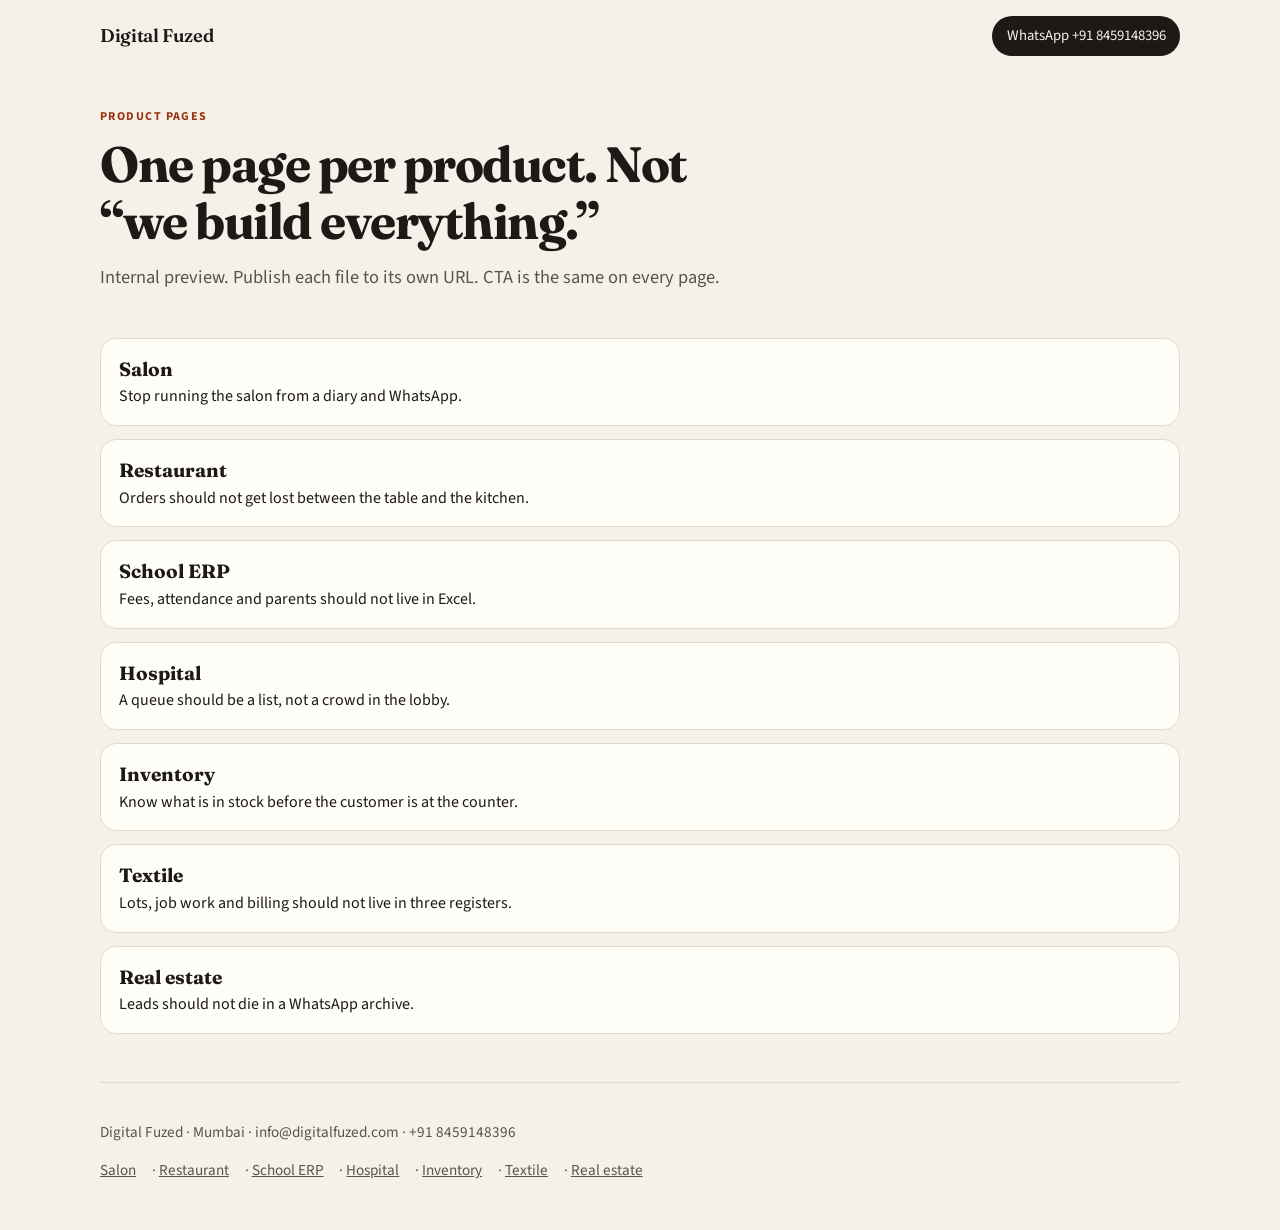
<file: website/index.html>
<!DOCTYPE html>
<html lang="en">
<head>
  <meta charset="utf-8">
  <meta name="viewport" content="width=device-width, initial-scale=1">
  <title>Product pages — Digital Fuzed</title>
  <meta name="description" content="Digital Fuzed product page drafts">
  <link rel="preconnect" href="https://fonts.googleapis.com">
  <link rel="preconnect" href="https://fonts.gstatic.com" crossorigin>
  <link href="https://fonts.googleapis.com/css2?family=Fraunces:opsz,wght@9..144,500;9..144,650&family=Source+Sans+3:wght@400;600;700&display=swap" rel="stylesheet">
  <link rel="stylesheet" href="styles.css">
</head>
<body>
  <div class="wrap">
    <nav class="nav">
      <a class="brand" href="index.html">Digital Fuzed</a>
      <a class="nav-cta" href="https://wa.me/918459148396">WhatsApp +91 8459148396</a>
    </nav>

    <header class="hero">
      <p class="kicker">Product pages</p>
      <h1>One page per product. Not “we build everything.”</h1>
      <p class="lede">Internal preview. Publish each file to its own URL. CTA is the same on every page.</p>
    </header>
    <div class="index-list"><a href="salon.html"><strong>Salon</strong><span>Stop running the salon from a diary and WhatsApp.</span></a><a href="restaurant.html"><strong>Restaurant</strong><span>Orders should not get lost between the table and the kitchen.</span></a><a href="school-erp.html"><strong>School ERP</strong><span>Fees, attendance and parents should not live in Excel.</span></a><a href="hospital.html"><strong>Hospital</strong><span>A queue should be a list, not a crowd in the lobby.</span></a><a href="inventory.html"><strong>Inventory</strong><span>Know what is in stock before the customer is at the counter.</span></a><a href="textile.html"><strong>Textile</strong><span>Lots, job work and billing should not live in three registers.</span></a><a href="real-estate.html"><strong>Real estate</strong><span>Leads should not die in a WhatsApp archive.</span></a></div>

    <footer>
      <p>Digital Fuzed · Mumbai · info@digitalfuzed.com · +91 8459148396</p>
      <p class="products"><a href="salon.html">Salon</a> · <a href="restaurant.html">Restaurant</a> · <a href="school-erp.html">School ERP</a> · <a href="hospital.html">Hospital</a> · <a href="inventory.html">Inventory</a> · <a href="textile.html">Textile</a> · <a href="real-estate.html">Real estate</a></p>
    </footer>
  </div>
</body>
</html>
</file>
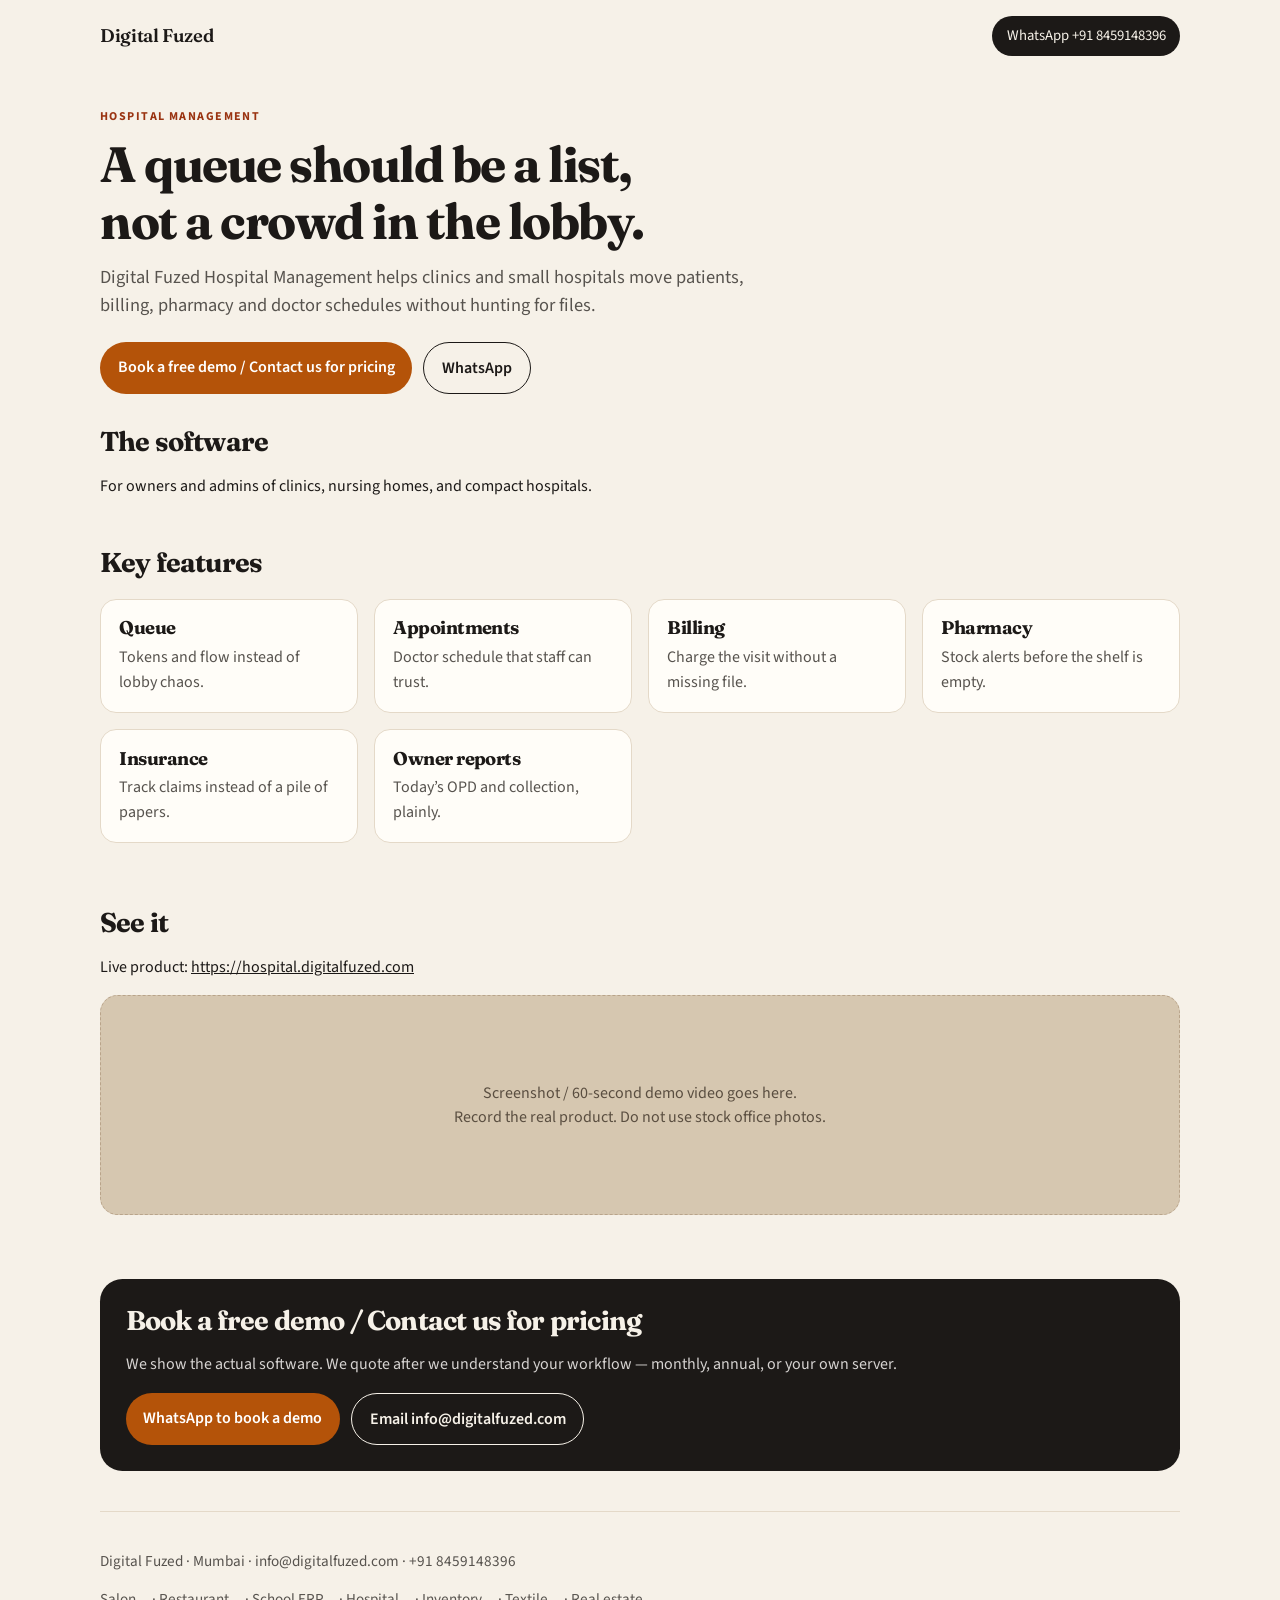
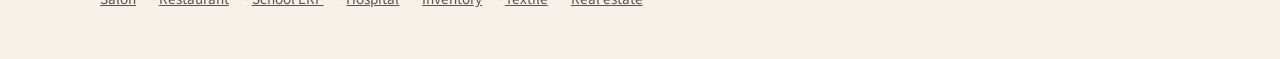
<file: website/hospital.html>
<!DOCTYPE html>
<html lang="en">
<head>
  <meta charset="utf-8">
  <meta name="viewport" content="width=device-width, initial-scale=1">
  <title>Hospital software — Digital Fuzed</title>
  <meta name="description" content="Digital Fuzed Hospital Management helps clinics and small hospitals move patients, billing, pharmacy and doctor schedules without hunting for files.">
  <link rel="preconnect" href="https://fonts.googleapis.com">
  <link rel="preconnect" href="https://fonts.gstatic.com" crossorigin>
  <link href="https://fonts.googleapis.com/css2?family=Fraunces:opsz,wght@9..144,500;9..144,650&family=Source+Sans+3:wght@400;600;700&display=swap" rel="stylesheet">
  <link rel="stylesheet" href="styles.css">
</head>
<body>
  <div class="wrap">
    <nav class="nav">
      <a class="brand" href="index.html">Digital Fuzed</a>
      <a class="nav-cta" href="https://wa.me/918459148396">WhatsApp +91 8459148396</a>
    </nav>

    <header class="hero">
      <p class="kicker">Hospital management</p>
      <h1>A queue should be a list, not a crowd in the lobby.</h1>
      <p class="lede">Digital Fuzed Hospital Management helps clinics and small hospitals move patients, billing, pharmacy and doctor schedules without hunting for files.</p>
      <div class="actions">
        <a class="btn btn-primary" href="#demo">Book a free demo / Contact us for pricing</a>
        <a class="btn btn-ghost" href="https://wa.me/918459148396">WhatsApp</a>
      </div>
    </header>
    <section>
      <h2>The software</h2>
      <p>For owners and admins of clinics, nursing homes, and compact hospitals.</p>
    </section>
    <section><h2>Key features</h2><div class="grid"><article class="card"><h3>Queue</h3><p>Tokens and flow instead of lobby chaos.</p></article>
<article class="card"><h3>Appointments</h3><p>Doctor schedule that staff can trust.</p></article>
<article class="card"><h3>Billing</h3><p>Charge the visit without a missing file.</p></article>
<article class="card"><h3>Pharmacy</h3><p>Stock alerts before the shelf is empty.</p></article>
<article class="card"><h3>Insurance</h3><p>Track claims instead of a pile of papers.</p></article>
<article class="card"><h3>Owner reports</h3><p>Today’s OPD and collection, plainly.</p></article></div></section>
    <section>
      <h2>See it</h2>
      <p>Live product: <a href="https://hospital.digitalfuzed.com">https://hospital.digitalfuzed.com</a></p>
      <div class="shot">Screenshot / 60-second demo video goes here.<br>Record the real product. Do not use stock office photos.</div>
    </section>
    
    <section class="cta-band" id="demo">
      <h2>Book a free demo / Contact us for pricing</h2>
      <p>We show the actual software. We quote after we understand your workflow — monthly, annual, or your own server.</p>
      <div class="actions">
        <a class="btn btn-primary" href="https://wa.me/918459148396?text=I%20want%20a%20demo%20of%20Hospital">WhatsApp to book a demo</a>
        <a class="btn btn-ghost" href="mailto:info@digitalfuzed.com?subject=Demo%20Hospital">Email info@digitalfuzed.com</a>
      </div>
    </section>


    <footer>
      <p>Digital Fuzed · Mumbai · info@digitalfuzed.com · +91 8459148396</p>
      <p class="products"><a href="salon.html">Salon</a> · <a href="restaurant.html">Restaurant</a> · <a href="school-erp.html">School ERP</a> · <a href="hospital.html">Hospital</a> · <a href="inventory.html">Inventory</a> · <a href="textile.html">Textile</a> · <a href="real-estate.html">Real estate</a></p>
    </footer>
  </div>
</body>
</html>
</file>
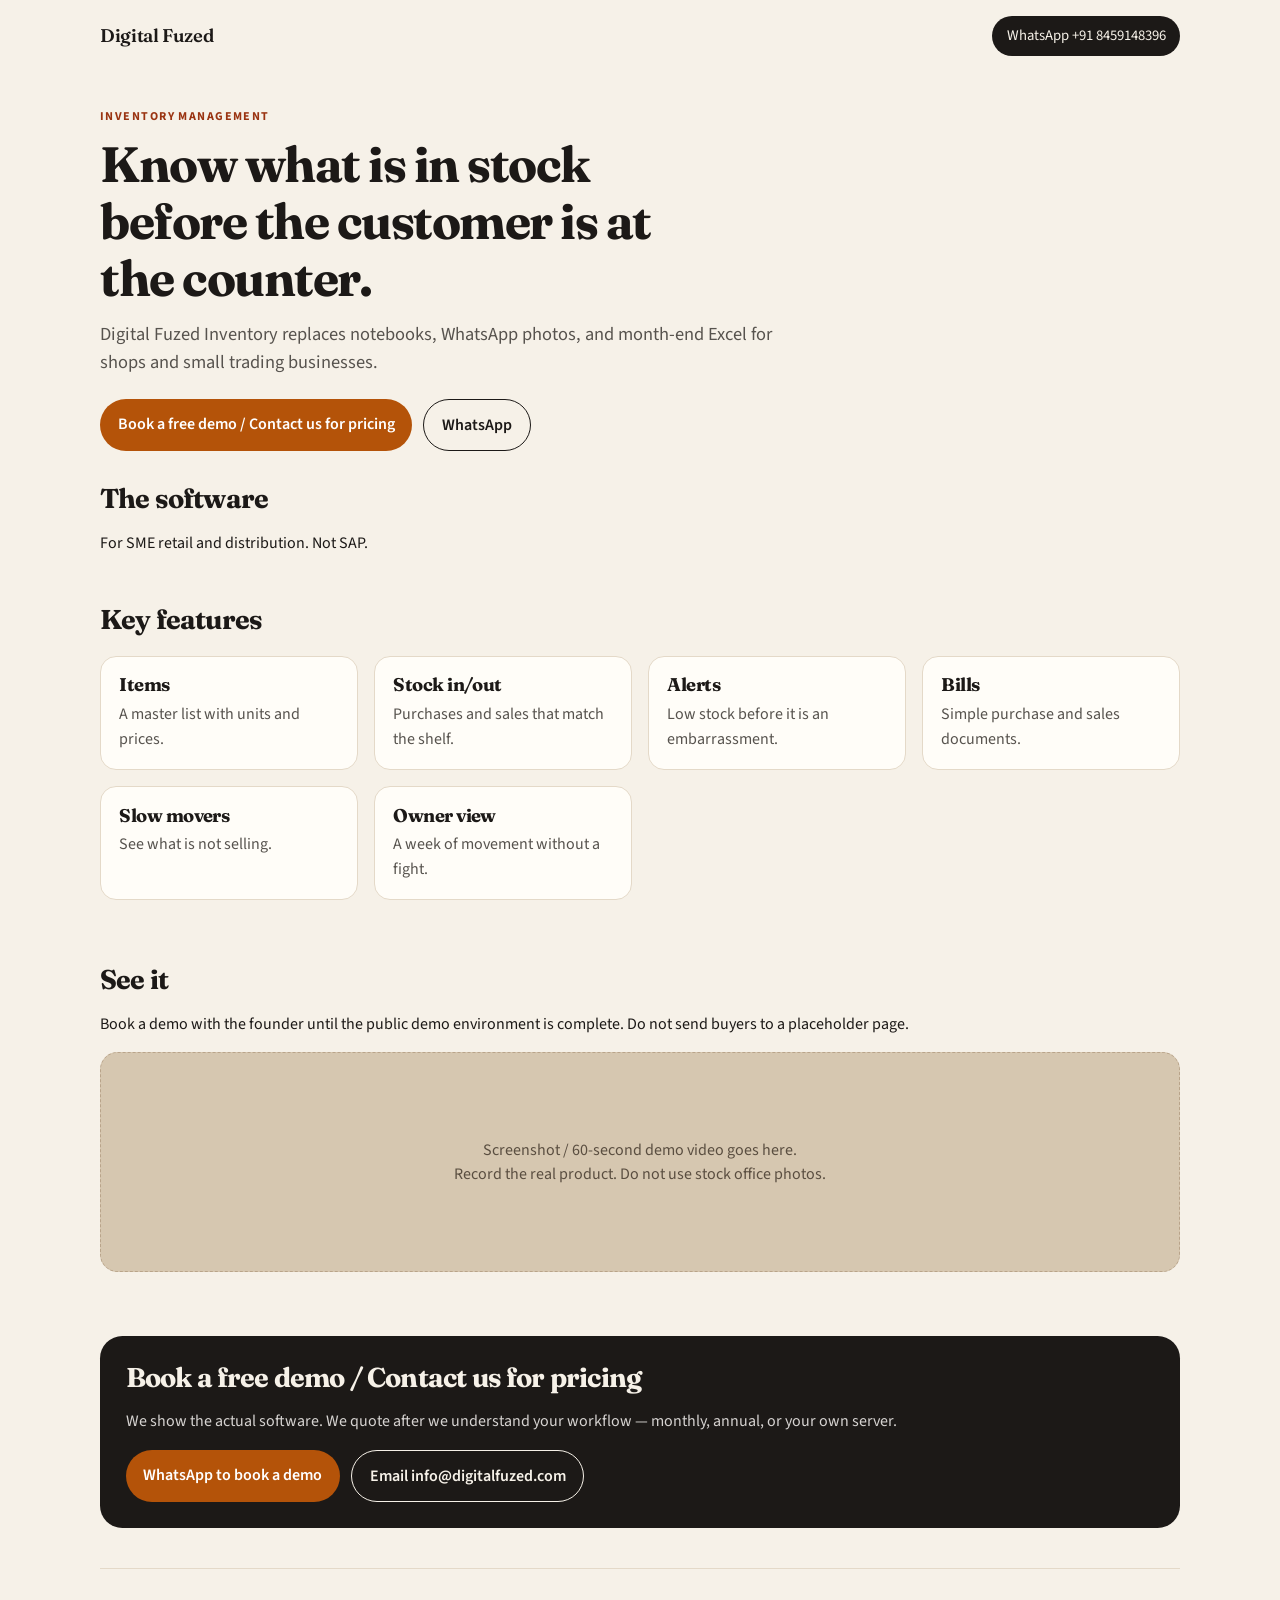
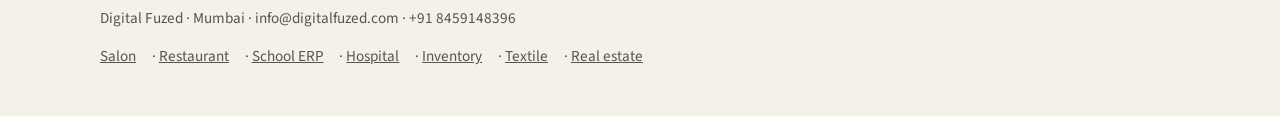
<file: website/inventory.html>
<!DOCTYPE html>
<html lang="en">
<head>
  <meta charset="utf-8">
  <meta name="viewport" content="width=device-width, initial-scale=1">
  <title>Inventory software — Digital Fuzed</title>
  <meta name="description" content="Digital Fuzed Inventory replaces notebooks, WhatsApp photos, and month-end Excel for shops and small trading businesses.">
  <link rel="preconnect" href="https://fonts.googleapis.com">
  <link rel="preconnect" href="https://fonts.gstatic.com" crossorigin>
  <link href="https://fonts.googleapis.com/css2?family=Fraunces:opsz,wght@9..144,500;9..144,650&family=Source+Sans+3:wght@400;600;700&display=swap" rel="stylesheet">
  <link rel="stylesheet" href="styles.css">
</head>
<body>
  <div class="wrap">
    <nav class="nav">
      <a class="brand" href="index.html">Digital Fuzed</a>
      <a class="nav-cta" href="https://wa.me/918459148396">WhatsApp +91 8459148396</a>
    </nav>

    <header class="hero">
      <p class="kicker">Inventory management</p>
      <h1>Know what is in stock before the customer is at the counter.</h1>
      <p class="lede">Digital Fuzed Inventory replaces notebooks, WhatsApp photos, and month-end Excel for shops and small trading businesses.</p>
      <div class="actions">
        <a class="btn btn-primary" href="#demo">Book a free demo / Contact us for pricing</a>
        <a class="btn btn-ghost" href="https://wa.me/918459148396">WhatsApp</a>
      </div>
    </header>
    <section>
      <h2>The software</h2>
      <p>For SME retail and distribution. Not SAP.</p>
    </section>
    <section><h2>Key features</h2><div class="grid"><article class="card"><h3>Items</h3><p>A master list with units and prices.</p></article>
<article class="card"><h3>Stock in/out</h3><p>Purchases and sales that match the shelf.</p></article>
<article class="card"><h3>Alerts</h3><p>Low stock before it is an embarrassment.</p></article>
<article class="card"><h3>Bills</h3><p>Simple purchase and sales documents.</p></article>
<article class="card"><h3>Slow movers</h3><p>See what is not selling.</p></article>
<article class="card"><h3>Owner view</h3><p>A week of movement without a fight.</p></article></div></section>
    <section>
      <h2>See it</h2>
      <p>Book a demo with the founder until the public demo environment is complete. Do not send buyers to a placeholder page.</p>
      <div class="shot">Screenshot / 60-second demo video goes here.<br>Record the real product. Do not use stock office photos.</div>
    </section>
    
    <section class="cta-band" id="demo">
      <h2>Book a free demo / Contact us for pricing</h2>
      <p>We show the actual software. We quote after we understand your workflow — monthly, annual, or your own server.</p>
      <div class="actions">
        <a class="btn btn-primary" href="https://wa.me/918459148396?text=I%20want%20a%20demo%20of%20Inventory">WhatsApp to book a demo</a>
        <a class="btn btn-ghost" href="mailto:info@digitalfuzed.com?subject=Demo%20Inventory">Email info@digitalfuzed.com</a>
      </div>
    </section>


    <footer>
      <p>Digital Fuzed · Mumbai · info@digitalfuzed.com · +91 8459148396</p>
      <p class="products"><a href="salon.html">Salon</a> · <a href="restaurant.html">Restaurant</a> · <a href="school-erp.html">School ERP</a> · <a href="hospital.html">Hospital</a> · <a href="inventory.html">Inventory</a> · <a href="textile.html">Textile</a> · <a href="real-estate.html">Real estate</a></p>
    </footer>
  </div>
</body>
</html>
</file>
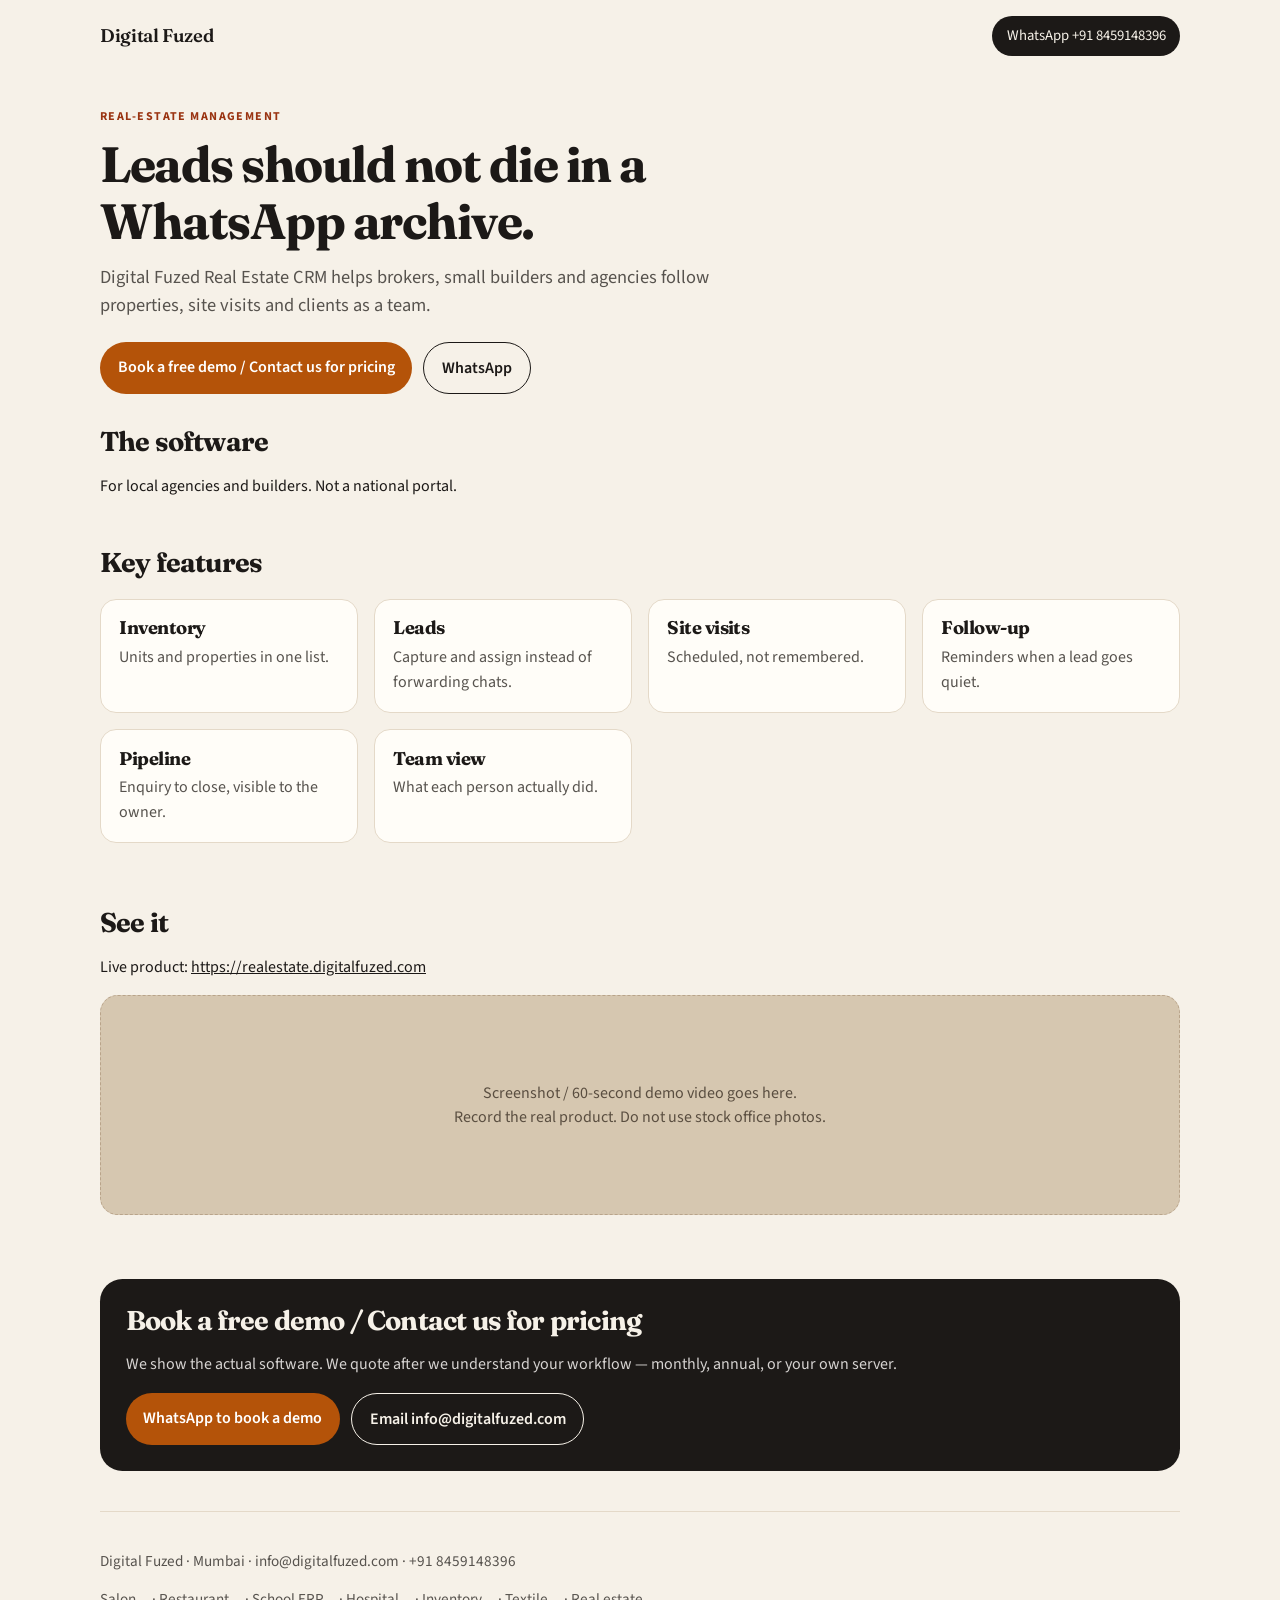
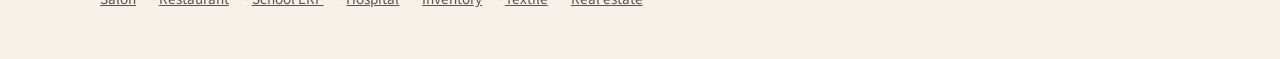
<file: website/real-estate.html>
<!DOCTYPE html>
<html lang="en">
<head>
  <meta charset="utf-8">
  <meta name="viewport" content="width=device-width, initial-scale=1">
  <title>Real estate software — Digital Fuzed</title>
  <meta name="description" content="Digital Fuzed Real Estate CRM helps brokers, small builders and agencies follow properties, site visits and clients as a team.">
  <link rel="preconnect" href="https://fonts.googleapis.com">
  <link rel="preconnect" href="https://fonts.gstatic.com" crossorigin>
  <link href="https://fonts.googleapis.com/css2?family=Fraunces:opsz,wght@9..144,500;9..144,650&family=Source+Sans+3:wght@400;600;700&display=swap" rel="stylesheet">
  <link rel="stylesheet" href="styles.css">
</head>
<body>
  <div class="wrap">
    <nav class="nav">
      <a class="brand" href="index.html">Digital Fuzed</a>
      <a class="nav-cta" href="https://wa.me/918459148396">WhatsApp +91 8459148396</a>
    </nav>

    <header class="hero">
      <p class="kicker">Real-estate management</p>
      <h1>Leads should not die in a WhatsApp archive.</h1>
      <p class="lede">Digital Fuzed Real Estate CRM helps brokers, small builders and agencies follow properties, site visits and clients as a team.</p>
      <div class="actions">
        <a class="btn btn-primary" href="#demo">Book a free demo / Contact us for pricing</a>
        <a class="btn btn-ghost" href="https://wa.me/918459148396">WhatsApp</a>
      </div>
    </header>
    <section>
      <h2>The software</h2>
      <p>For local agencies and builders. Not a national portal.</p>
    </section>
    <section><h2>Key features</h2><div class="grid"><article class="card"><h3>Inventory</h3><p>Units and properties in one list.</p></article>
<article class="card"><h3>Leads</h3><p>Capture and assign instead of forwarding chats.</p></article>
<article class="card"><h3>Site visits</h3><p>Scheduled, not remembered.</p></article>
<article class="card"><h3>Follow-up</h3><p>Reminders when a lead goes quiet.</p></article>
<article class="card"><h3>Pipeline</h3><p>Enquiry to close, visible to the owner.</p></article>
<article class="card"><h3>Team view</h3><p>What each person actually did.</p></article></div></section>
    <section>
      <h2>See it</h2>
      <p>Live product: <a href="https://realestate.digitalfuzed.com">https://realestate.digitalfuzed.com</a></p>
      <div class="shot">Screenshot / 60-second demo video goes here.<br>Record the real product. Do not use stock office photos.</div>
    </section>
    
    <section class="cta-band" id="demo">
      <h2>Book a free demo / Contact us for pricing</h2>
      <p>We show the actual software. We quote after we understand your workflow — monthly, annual, or your own server.</p>
      <div class="actions">
        <a class="btn btn-primary" href="https://wa.me/918459148396?text=I%20want%20a%20demo%20of%20Real%20estate">WhatsApp to book a demo</a>
        <a class="btn btn-ghost" href="mailto:info@digitalfuzed.com?subject=Demo%20Real%20estate">Email info@digitalfuzed.com</a>
      </div>
    </section>


    <footer>
      <p>Digital Fuzed · Mumbai · info@digitalfuzed.com · +91 8459148396</p>
      <p class="products"><a href="salon.html">Salon</a> · <a href="restaurant.html">Restaurant</a> · <a href="school-erp.html">School ERP</a> · <a href="hospital.html">Hospital</a> · <a href="inventory.html">Inventory</a> · <a href="textile.html">Textile</a> · <a href="real-estate.html">Real estate</a></p>
    </footer>
  </div>
</body>
</html>
</file>
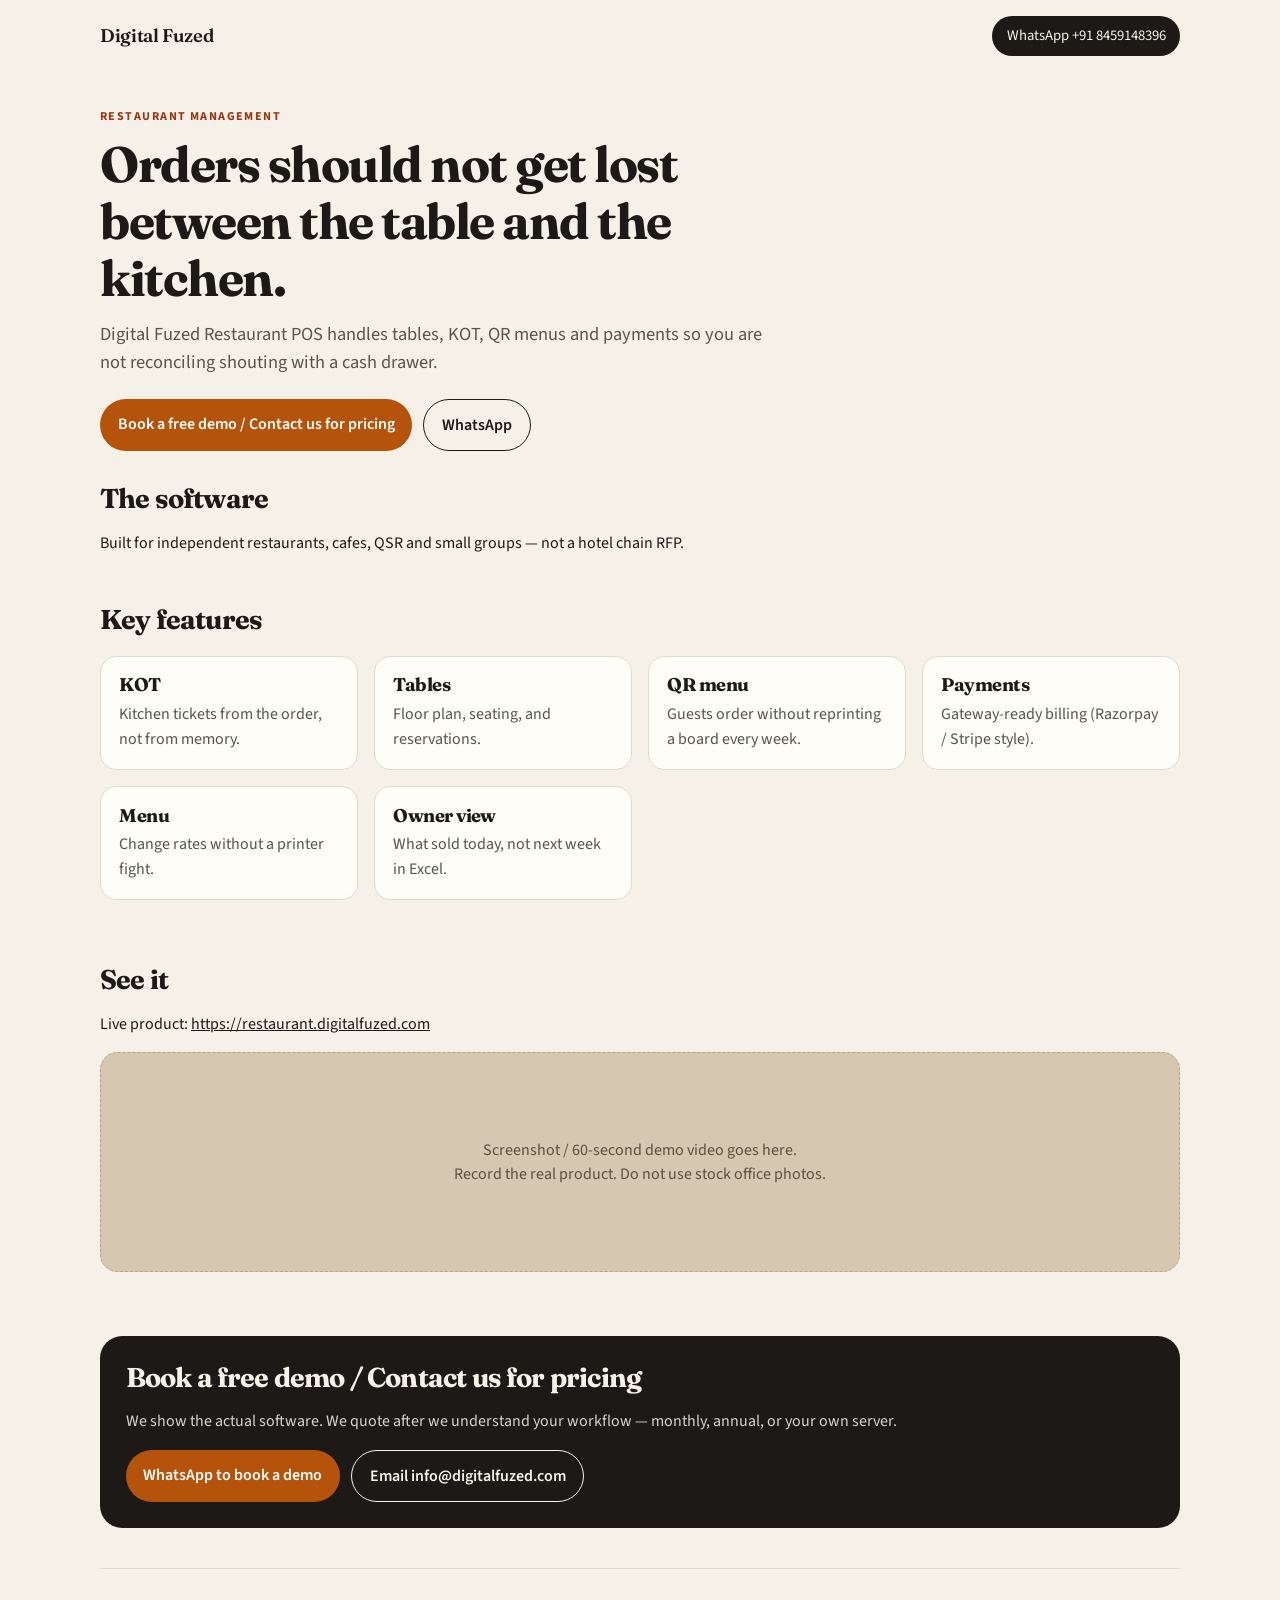
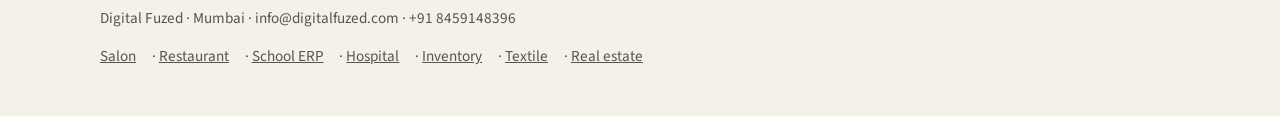
<file: website/restaurant.html>
<!DOCTYPE html>
<html lang="en">
<head>
  <meta charset="utf-8">
  <meta name="viewport" content="width=device-width, initial-scale=1">
  <title>Restaurant software — Digital Fuzed</title>
  <meta name="description" content="Digital Fuzed Restaurant POS handles tables, KOT, QR menus and payments so you are not reconciling shouting with a cash drawer.">
  <link rel="preconnect" href="https://fonts.googleapis.com">
  <link rel="preconnect" href="https://fonts.gstatic.com" crossorigin>
  <link href="https://fonts.googleapis.com/css2?family=Fraunces:opsz,wght@9..144,500;9..144,650&family=Source+Sans+3:wght@400;600;700&display=swap" rel="stylesheet">
  <link rel="stylesheet" href="styles.css">
</head>
<body>
  <div class="wrap">
    <nav class="nav">
      <a class="brand" href="index.html">Digital Fuzed</a>
      <a class="nav-cta" href="https://wa.me/918459148396">WhatsApp +91 8459148396</a>
    </nav>

    <header class="hero">
      <p class="kicker">Restaurant management</p>
      <h1>Orders should not get lost between the table and the kitchen.</h1>
      <p class="lede">Digital Fuzed Restaurant POS handles tables, KOT, QR menus and payments so you are not reconciling shouting with a cash drawer.</p>
      <div class="actions">
        <a class="btn btn-primary" href="#demo">Book a free demo / Contact us for pricing</a>
        <a class="btn btn-ghost" href="https://wa.me/918459148396">WhatsApp</a>
      </div>
    </header>
    <section>
      <h2>The software</h2>
      <p>Built for independent restaurants, cafes, QSR and small groups — not a hotel chain RFP.</p>
    </section>
    <section><h2>Key features</h2><div class="grid"><article class="card"><h3>KOT</h3><p>Kitchen tickets from the order, not from memory.</p></article>
<article class="card"><h3>Tables</h3><p>Floor plan, seating, and reservations.</p></article>
<article class="card"><h3>QR menu</h3><p>Guests order without reprinting a board every week.</p></article>
<article class="card"><h3>Payments</h3><p>Gateway-ready billing (Razorpay / Stripe style).</p></article>
<article class="card"><h3>Menu</h3><p>Change rates without a printer fight.</p></article>
<article class="card"><h3>Owner view</h3><p>What sold today, not next week in Excel.</p></article></div></section>
    <section>
      <h2>See it</h2>
      <p>Live product: <a href="https://restaurant.digitalfuzed.com">https://restaurant.digitalfuzed.com</a></p>
      <div class="shot">Screenshot / 60-second demo video goes here.<br>Record the real product. Do not use stock office photos.</div>
    </section>
    
    <section class="cta-band" id="demo">
      <h2>Book a free demo / Contact us for pricing</h2>
      <p>We show the actual software. We quote after we understand your workflow — monthly, annual, or your own server.</p>
      <div class="actions">
        <a class="btn btn-primary" href="https://wa.me/918459148396?text=I%20want%20a%20demo%20of%20Restaurant">WhatsApp to book a demo</a>
        <a class="btn btn-ghost" href="mailto:info@digitalfuzed.com?subject=Demo%20Restaurant">Email info@digitalfuzed.com</a>
      </div>
    </section>


    <footer>
      <p>Digital Fuzed · Mumbai · info@digitalfuzed.com · +91 8459148396</p>
      <p class="products"><a href="salon.html">Salon</a> · <a href="restaurant.html">Restaurant</a> · <a href="school-erp.html">School ERP</a> · <a href="hospital.html">Hospital</a> · <a href="inventory.html">Inventory</a> · <a href="textile.html">Textile</a> · <a href="real-estate.html">Real estate</a></p>
    </footer>
  </div>
</body>
</html>
</file>
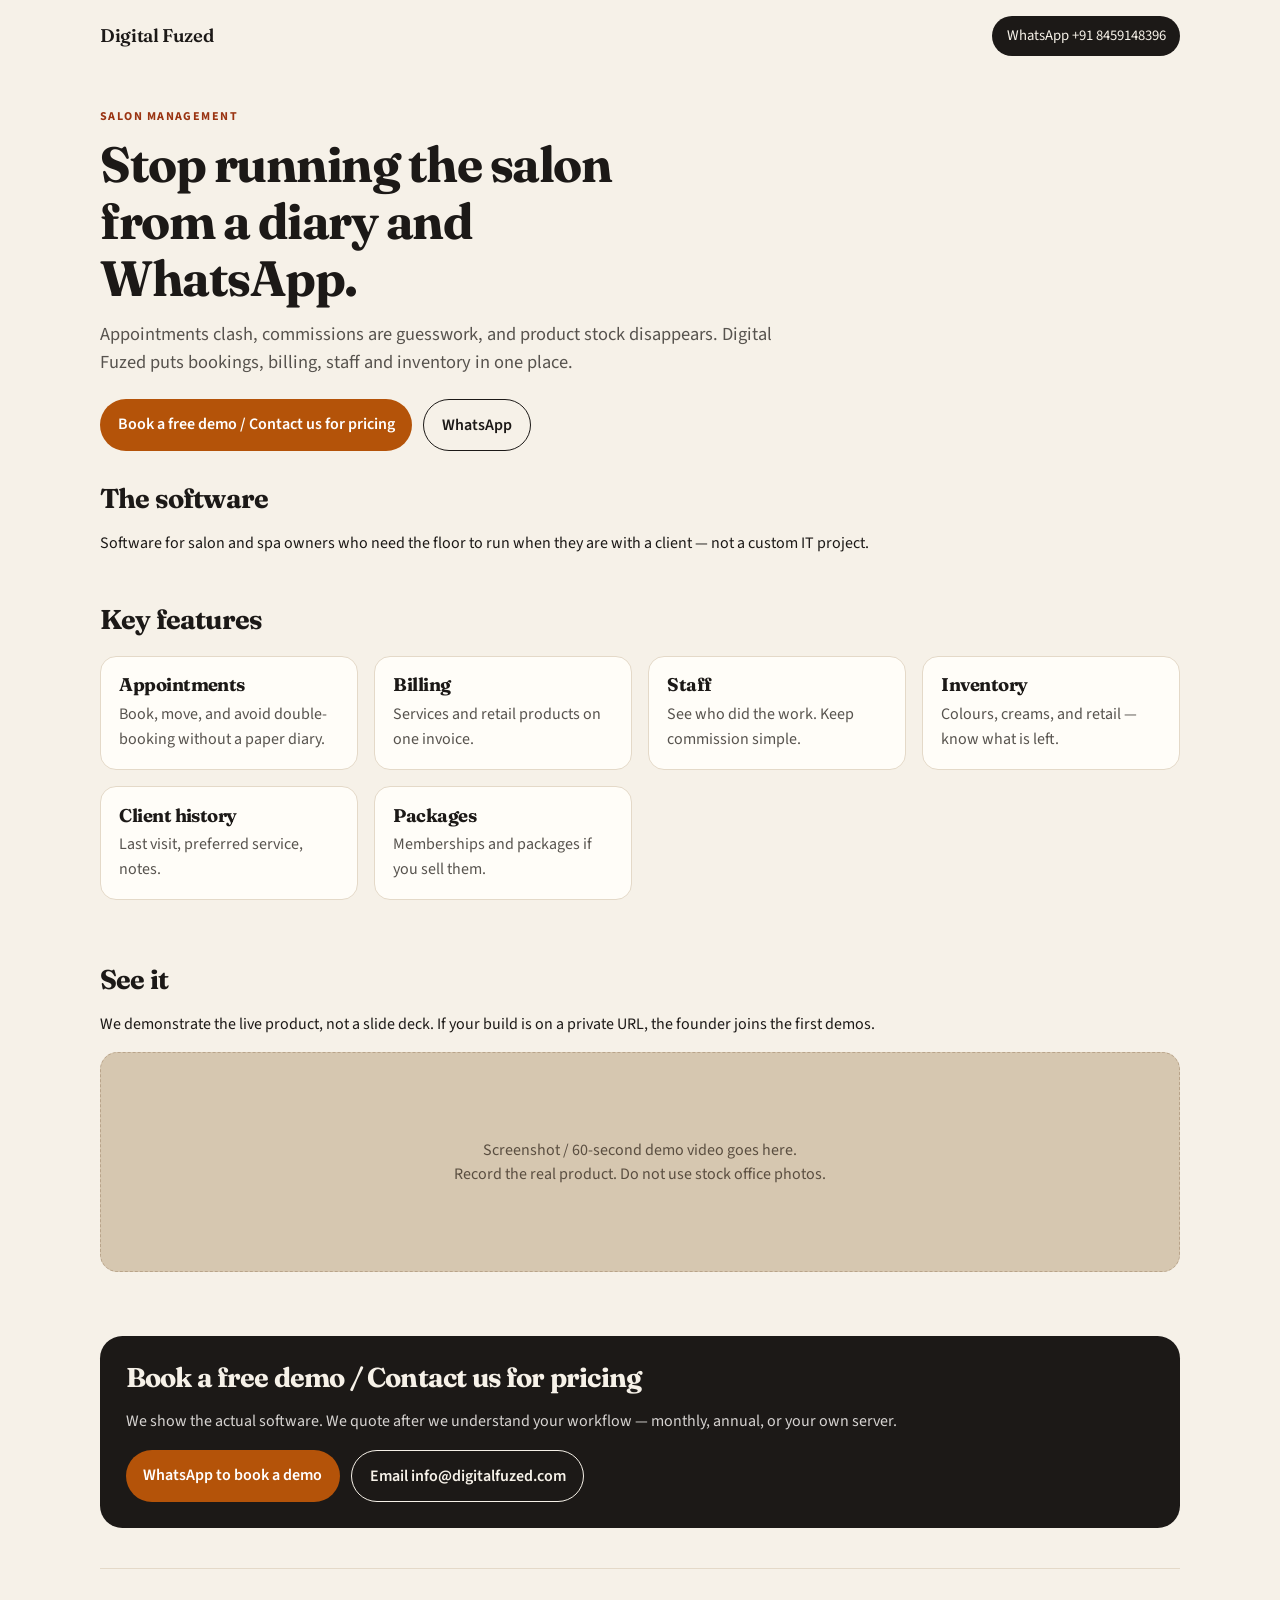
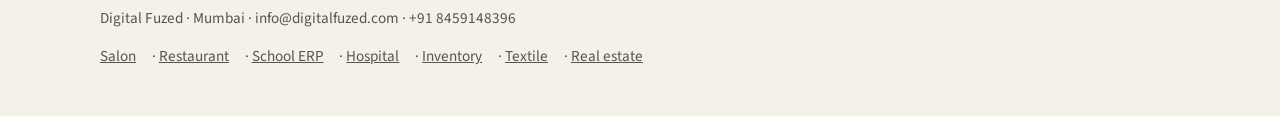
<file: website/salon.html>
<!DOCTYPE html>
<html lang="en">
<head>
  <meta charset="utf-8">
  <meta name="viewport" content="width=device-width, initial-scale=1">
  <title>Salon software — Digital Fuzed</title>
  <meta name="description" content="Appointments clash, commissions are guesswork, and product stock disappears. Digital Fuzed puts bookings, billing, staff and inventory in one place.">
  <link rel="preconnect" href="https://fonts.googleapis.com">
  <link rel="preconnect" href="https://fonts.gstatic.com" crossorigin>
  <link href="https://fonts.googleapis.com/css2?family=Fraunces:opsz,wght@9..144,500;9..144,650&family=Source+Sans+3:wght@400;600;700&display=swap" rel="stylesheet">
  <link rel="stylesheet" href="styles.css">
</head>
<body>
  <div class="wrap">
    <nav class="nav">
      <a class="brand" href="index.html">Digital Fuzed</a>
      <a class="nav-cta" href="https://wa.me/918459148396">WhatsApp +91 8459148396</a>
    </nav>

    <header class="hero">
      <p class="kicker">Salon management</p>
      <h1>Stop running the salon from a diary and WhatsApp.</h1>
      <p class="lede">Appointments clash, commissions are guesswork, and product stock disappears. Digital Fuzed puts bookings, billing, staff and inventory in one place.</p>
      <div class="actions">
        <a class="btn btn-primary" href="#demo">Book a free demo / Contact us for pricing</a>
        <a class="btn btn-ghost" href="https://wa.me/918459148396">WhatsApp</a>
      </div>
    </header>
    <section>
      <h2>The software</h2>
      <p>Software for salon and spa owners who need the floor to run when they are with a client — not a custom IT project.</p>
    </section>
    <section><h2>Key features</h2><div class="grid"><article class="card"><h3>Appointments</h3><p>Book, move, and avoid double-booking without a paper diary.</p></article>
<article class="card"><h3>Billing</h3><p>Services and retail products on one invoice.</p></article>
<article class="card"><h3>Staff</h3><p>See who did the work. Keep commission simple.</p></article>
<article class="card"><h3>Inventory</h3><p>Colours, creams, and retail — know what is left.</p></article>
<article class="card"><h3>Client history</h3><p>Last visit, preferred service, notes.</p></article>
<article class="card"><h3>Packages</h3><p>Memberships and packages if you sell them.</p></article></div></section>
    <section>
      <h2>See it</h2>
      <p>We demonstrate the live product, not a slide deck. If your build is on a private URL, the founder joins the first demos.</p>
      <div class="shot">Screenshot / 60-second demo video goes here.<br>Record the real product. Do not use stock office photos.</div>
    </section>
    
    <section class="cta-band" id="demo">
      <h2>Book a free demo / Contact us for pricing</h2>
      <p>We show the actual software. We quote after we understand your workflow — monthly, annual, or your own server.</p>
      <div class="actions">
        <a class="btn btn-primary" href="https://wa.me/918459148396?text=I%20want%20a%20demo%20of%20Salon">WhatsApp to book a demo</a>
        <a class="btn btn-ghost" href="mailto:info@digitalfuzed.com?subject=Demo%20Salon">Email info@digitalfuzed.com</a>
      </div>
    </section>


    <footer>
      <p>Digital Fuzed · Mumbai · info@digitalfuzed.com · +91 8459148396</p>
      <p class="products"><a href="salon.html">Salon</a> · <a href="restaurant.html">Restaurant</a> · <a href="school-erp.html">School ERP</a> · <a href="hospital.html">Hospital</a> · <a href="inventory.html">Inventory</a> · <a href="textile.html">Textile</a> · <a href="real-estate.html">Real estate</a></p>
    </footer>
  </div>
</body>
</html>
</file>
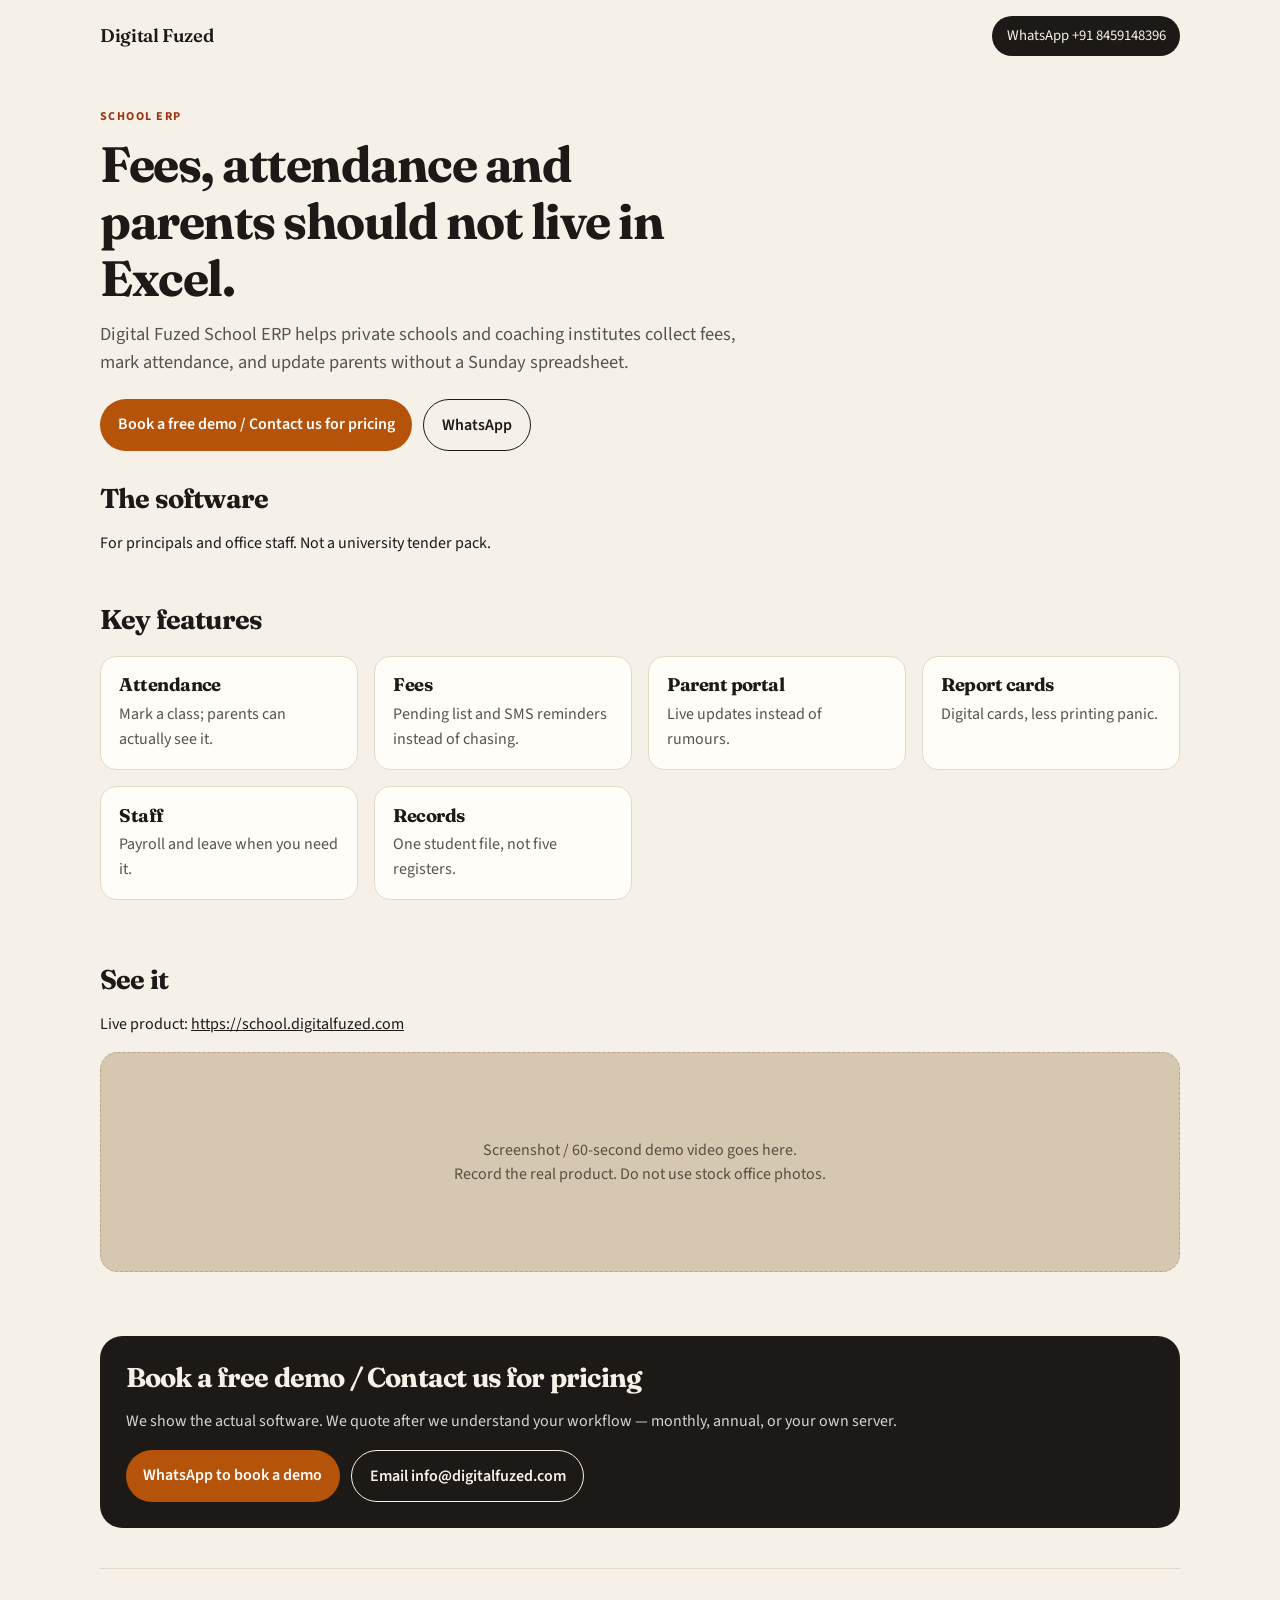
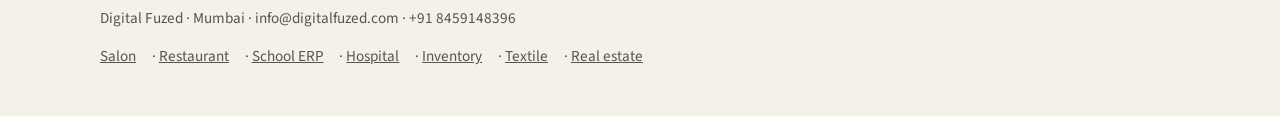
<file: website/school-erp.html>
<!DOCTYPE html>
<html lang="en">
<head>
  <meta charset="utf-8">
  <meta name="viewport" content="width=device-width, initial-scale=1">
  <title>School ERP software — Digital Fuzed</title>
  <meta name="description" content="Digital Fuzed School ERP helps private schools and coaching institutes collect fees, mark attendance, and update parents without a Sunday spreadsheet.">
  <link rel="preconnect" href="https://fonts.googleapis.com">
  <link rel="preconnect" href="https://fonts.gstatic.com" crossorigin>
  <link href="https://fonts.googleapis.com/css2?family=Fraunces:opsz,wght@9..144,500;9..144,650&family=Source+Sans+3:wght@400;600;700&display=swap" rel="stylesheet">
  <link rel="stylesheet" href="styles.css">
</head>
<body>
  <div class="wrap">
    <nav class="nav">
      <a class="brand" href="index.html">Digital Fuzed</a>
      <a class="nav-cta" href="https://wa.me/918459148396">WhatsApp +91 8459148396</a>
    </nav>

    <header class="hero">
      <p class="kicker">School ERP</p>
      <h1>Fees, attendance and parents should not live in Excel.</h1>
      <p class="lede">Digital Fuzed School ERP helps private schools and coaching institutes collect fees, mark attendance, and update parents without a Sunday spreadsheet.</p>
      <div class="actions">
        <a class="btn btn-primary" href="#demo">Book a free demo / Contact us for pricing</a>
        <a class="btn btn-ghost" href="https://wa.me/918459148396">WhatsApp</a>
      </div>
    </header>
    <section>
      <h2>The software</h2>
      <p>For principals and office staff. Not a university tender pack.</p>
    </section>
    <section><h2>Key features</h2><div class="grid"><article class="card"><h3>Attendance</h3><p>Mark a class; parents can actually see it.</p></article>
<article class="card"><h3>Fees</h3><p>Pending list and SMS reminders instead of chasing.</p></article>
<article class="card"><h3>Parent portal</h3><p>Live updates instead of rumours.</p></article>
<article class="card"><h3>Report cards</h3><p>Digital cards, less printing panic.</p></article>
<article class="card"><h3>Staff</h3><p>Payroll and leave when you need it.</p></article>
<article class="card"><h3>Records</h3><p>One student file, not five registers.</p></article></div></section>
    <section>
      <h2>See it</h2>
      <p>Live product: <a href="https://school.digitalfuzed.com">https://school.digitalfuzed.com</a></p>
      <div class="shot">Screenshot / 60-second demo video goes here.<br>Record the real product. Do not use stock office photos.</div>
    </section>
    
    <section class="cta-band" id="demo">
      <h2>Book a free demo / Contact us for pricing</h2>
      <p>We show the actual software. We quote after we understand your workflow — monthly, annual, or your own server.</p>
      <div class="actions">
        <a class="btn btn-primary" href="https://wa.me/918459148396?text=I%20want%20a%20demo%20of%20School%20ERP">WhatsApp to book a demo</a>
        <a class="btn btn-ghost" href="mailto:info@digitalfuzed.com?subject=Demo%20School%20ERP">Email info@digitalfuzed.com</a>
      </div>
    </section>


    <footer>
      <p>Digital Fuzed · Mumbai · info@digitalfuzed.com · +91 8459148396</p>
      <p class="products"><a href="salon.html">Salon</a> · <a href="restaurant.html">Restaurant</a> · <a href="school-erp.html">School ERP</a> · <a href="hospital.html">Hospital</a> · <a href="inventory.html">Inventory</a> · <a href="textile.html">Textile</a> · <a href="real-estate.html">Real estate</a></p>
    </footer>
  </div>
</body>
</html>
</file>
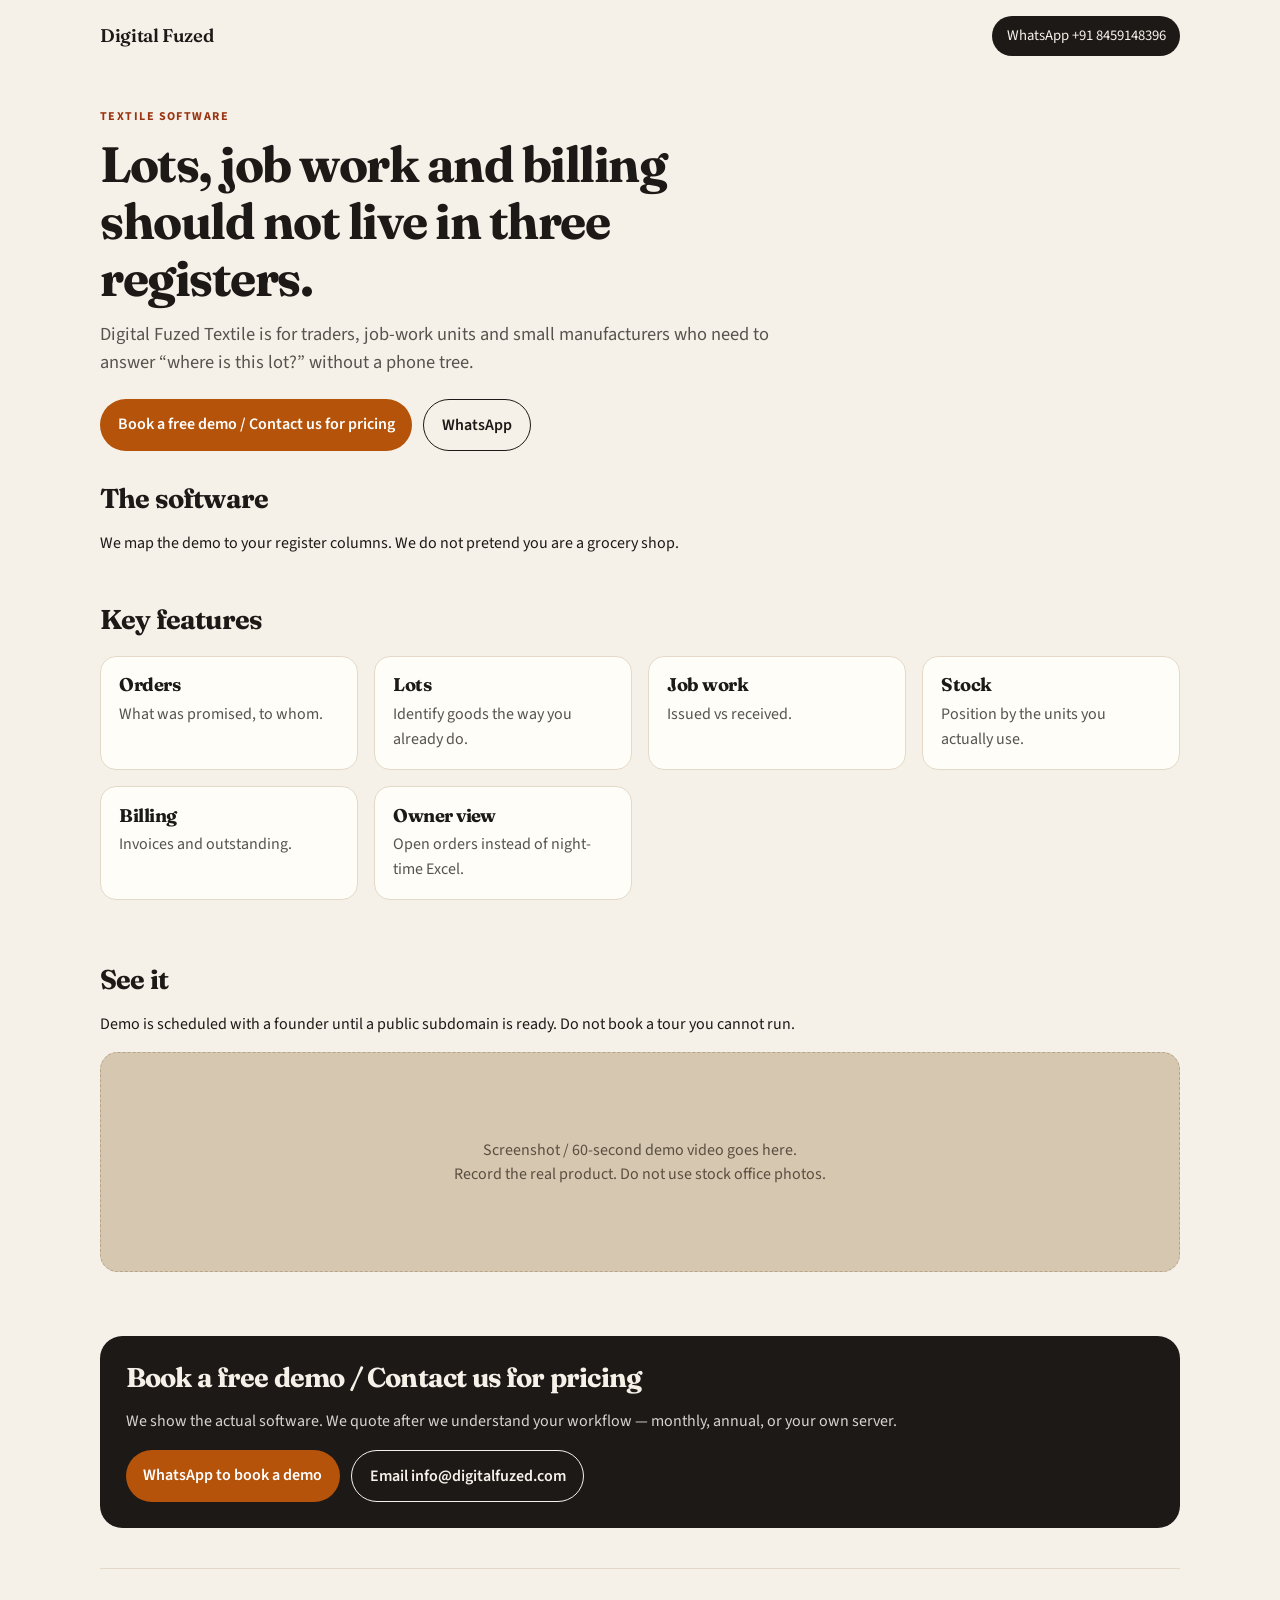
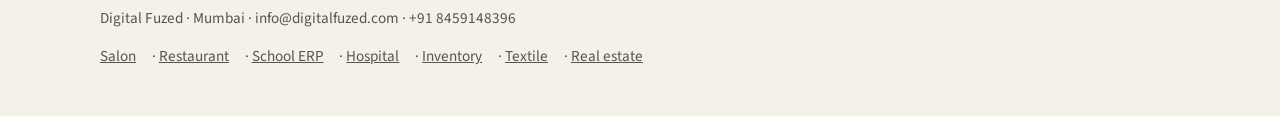
<file: website/textile.html>
<!DOCTYPE html>
<html lang="en">
<head>
  <meta charset="utf-8">
  <meta name="viewport" content="width=device-width, initial-scale=1">
  <title>Textile software — Digital Fuzed</title>
  <meta name="description" content="Digital Fuzed Textile is for traders, job-work units and small manufacturers who need to answer “where is this lot?” without a phone tree.">
  <link rel="preconnect" href="https://fonts.googleapis.com">
  <link rel="preconnect" href="https://fonts.gstatic.com" crossorigin>
  <link href="https://fonts.googleapis.com/css2?family=Fraunces:opsz,wght@9..144,500;9..144,650&family=Source+Sans+3:wght@400;600;700&display=swap" rel="stylesheet">
  <link rel="stylesheet" href="styles.css">
</head>
<body>
  <div class="wrap">
    <nav class="nav">
      <a class="brand" href="index.html">Digital Fuzed</a>
      <a class="nav-cta" href="https://wa.me/918459148396">WhatsApp +91 8459148396</a>
    </nav>

    <header class="hero">
      <p class="kicker">Textile software</p>
      <h1>Lots, job work and billing should not live in three registers.</h1>
      <p class="lede">Digital Fuzed Textile is for traders, job-work units and small manufacturers who need to answer “where is this lot?” without a phone tree.</p>
      <div class="actions">
        <a class="btn btn-primary" href="#demo">Book a free demo / Contact us for pricing</a>
        <a class="btn btn-ghost" href="https://wa.me/918459148396">WhatsApp</a>
      </div>
    </header>
    <section>
      <h2>The software</h2>
      <p>We map the demo to your register columns. We do not pretend you are a grocery shop.</p>
    </section>
    <section><h2>Key features</h2><div class="grid"><article class="card"><h3>Orders</h3><p>What was promised, to whom.</p></article>
<article class="card"><h3>Lots</h3><p>Identify goods the way you already do.</p></article>
<article class="card"><h3>Job work</h3><p>Issued vs received.</p></article>
<article class="card"><h3>Stock</h3><p>Position by the units you actually use.</p></article>
<article class="card"><h3>Billing</h3><p>Invoices and outstanding.</p></article>
<article class="card"><h3>Owner view</h3><p>Open orders instead of night-time Excel.</p></article></div></section>
    <section>
      <h2>See it</h2>
      <p>Demo is scheduled with a founder until a public subdomain is ready. Do not book a tour you cannot run.</p>
      <div class="shot">Screenshot / 60-second demo video goes here.<br>Record the real product. Do not use stock office photos.</div>
    </section>
    
    <section class="cta-band" id="demo">
      <h2>Book a free demo / Contact us for pricing</h2>
      <p>We show the actual software. We quote after we understand your workflow — monthly, annual, or your own server.</p>
      <div class="actions">
        <a class="btn btn-primary" href="https://wa.me/918459148396?text=I%20want%20a%20demo%20of%20Textile">WhatsApp to book a demo</a>
        <a class="btn btn-ghost" href="mailto:info@digitalfuzed.com?subject=Demo%20Textile">Email info@digitalfuzed.com</a>
      </div>
    </section>


    <footer>
      <p>Digital Fuzed · Mumbai · info@digitalfuzed.com · +91 8459148396</p>
      <p class="products"><a href="salon.html">Salon</a> · <a href="restaurant.html">Restaurant</a> · <a href="school-erp.html">School ERP</a> · <a href="hospital.html">Hospital</a> · <a href="inventory.html">Inventory</a> · <a href="textile.html">Textile</a> · <a href="real-estate.html">Real estate</a></p>
    </footer>
  </div>
</body>
</html>
</file>
<file: website/styles.css>
:root {
  --ink: #1c1917;
  --paper: #f6f1e8;
  --card: #fffdf8;
  --line: #e4d9c8;
  --accent: #b45309;
  --accent-dark: #9a3412;
  --muted: #57534e;
  --ok: #3f6212;
}

* { box-sizing: border-box; }
html { scroll-behavior: smooth; }
body {
  margin: 0;
  font-family: "Source Sans 3", "Segoe UI", sans-serif;
  color: var(--ink);
  background: var(--paper);
  line-height: 1.55;
}
a { color: inherit; }
img { max-width: 100%; display: block; }

.wrap { width: min(1080px, calc(100% - 2rem)); margin-inline: auto; }

.nav {
  display: flex;
  justify-content: space-between;
  align-items: center;
  padding: 1rem 0;
  gap: 1rem;
}
.brand {
  font-family: Fraunces, Georgia, serif;
  font-weight: 600;
  letter-spacing: -0.02em;
  text-decoration: none;
  font-size: 1.15rem;
}
.nav-cta {
  background: var(--ink);
  color: var(--paper);
  text-decoration: none;
  padding: 0.55rem 0.9rem;
  border-radius: 999px;
  font-size: 0.92rem;
}

.hero { padding: 2.2rem 0 1.5rem; }
.kicker {
  text-transform: uppercase;
  letter-spacing: 0.12em;
  font-size: 0.75rem;
  color: var(--accent-dark);
  font-weight: 700;
  margin: 0 0 0.6rem;
}
h1, h2, h3 { font-family: Fraunces, Georgia, serif; letter-spacing: -0.03em; line-height: 1.15; }
h1 { font-size: clamp(2rem, 4vw, 3.1rem); margin: 0 0 0.8rem; max-width: 18ch; }
.lede { font-size: 1.15rem; max-width: 42rem; color: var(--muted); margin: 0 0 1.4rem; }
.actions { display: flex; flex-wrap: wrap; gap: 0.7rem; }
.btn {
  display: inline-block;
  text-decoration: none;
  padding: 0.8rem 1.1rem;
  border-radius: 999px;
  font-weight: 600;
}
.btn-primary { background: var(--accent); color: white; }
.btn-ghost { border: 1px solid var(--ink); }

.grid {
  display: grid;
  grid-template-columns: repeat(auto-fit, minmax(220px, 1fr));
  gap: 1rem;
  padding: 0.5rem 0 2rem;
}
.card {
  background: var(--card);
  border: 1px solid var(--line);
  border-radius: 1rem;
  padding: 1.1rem 1.15rem;
}
.card h3 { margin: 0 0 0.4rem; font-size: 1.15rem; }
.card p { margin: 0; color: var(--muted); }

section { padding: 0.5rem 0 1.5rem; }
section h2 { font-size: 1.7rem; margin: 0 0 0.8rem; }

.shot {
  background: #d6c7b0;
  border-radius: 1.1rem;
  min-height: 220px;
  display: grid;
  place-items: center;
  color: #5a4e40;
  border: 1px dashed #b9a48a;
  margin: 0 0 2rem;
  text-align: center;
  padding: 2rem;
}

.cta-band {
  background: var(--ink);
  color: var(--paper);
  border-radius: 1.4rem;
  padding: 1.6rem;
  margin: 0.5rem 0 2.5rem;
}
.cta-band h2 { margin-top: 0; }
.cta-band .btn-primary { background: var(--accent); }
.cta-band .btn-ghost { border-color: var(--paper); color: var(--paper); }
.cta-band p { color: #d6d3d1; }

footer {
  border-top: 1px solid var(--line);
  padding: 1.4rem 0 2rem;
  color: var(--muted);
  font-size: 0.95rem;
}
.products a { margin-right: 0.8rem; }

.index-list { display: grid; gap: 0.8rem; padding-bottom: 3rem; }
.index-list a {
  display: block;
  background: var(--card);
  border: 1px solid var(--line);
  border-radius: 1rem;
  padding: 1rem 1.1rem;
  text-decoration: none;
}
.index-list a strong { font-family: Fraunces, Georgia, serif; font-size: 1.2rem; display: block; }
</file>
